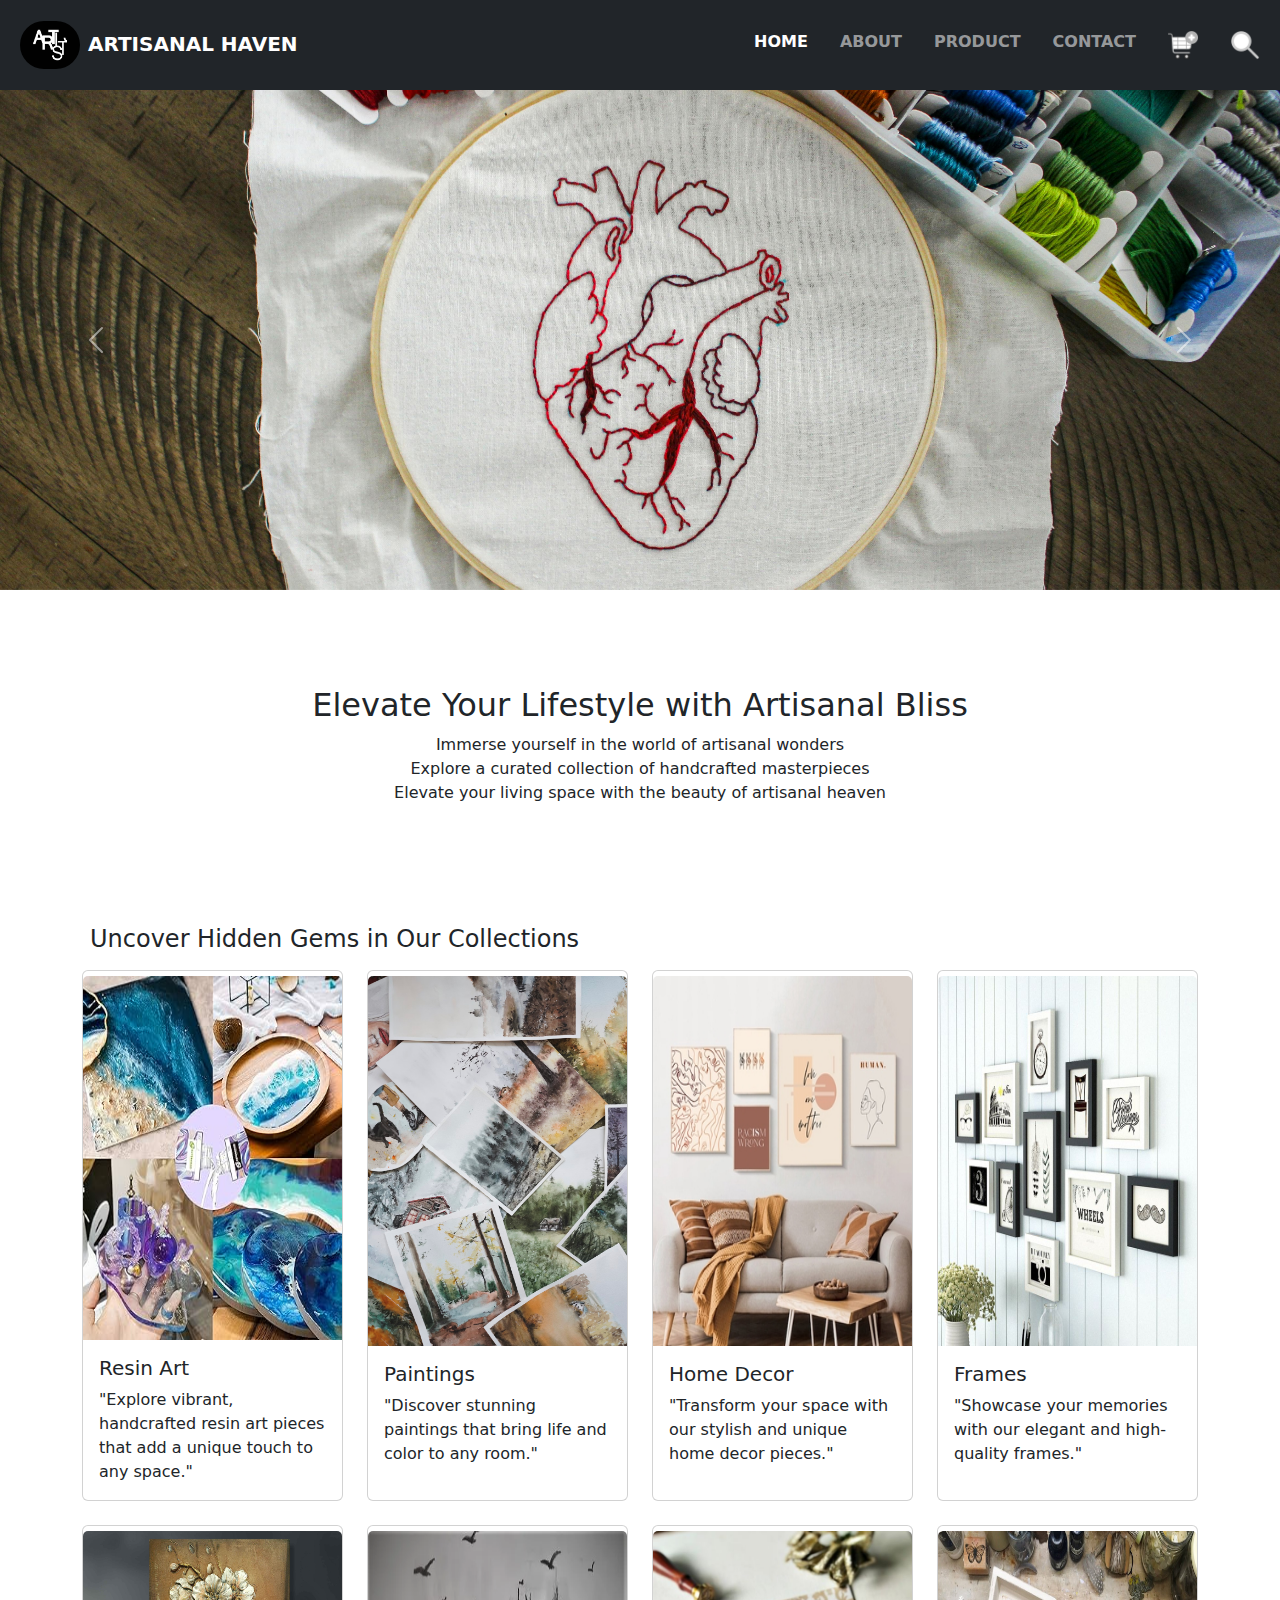
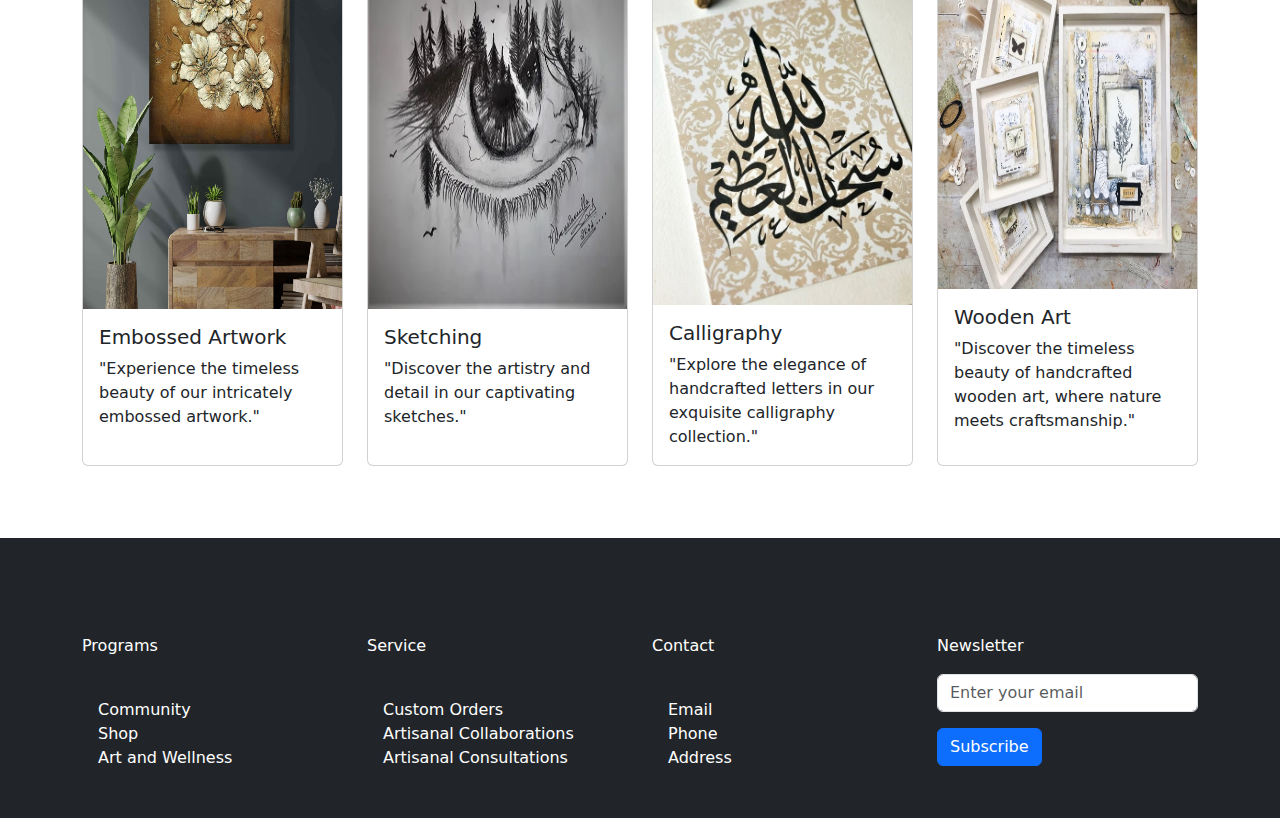
<file: index.html>
<!doctype html>
<html lang="en">

<head>
  <meta charset="utf-8">
  <meta name="viewport" content="width=device-width, initial-scale=1">
  <title>Artisanal haven</title>
  <link href="https://cdn.jsdelivr.net/npm/bootstrap@5.3.3/dist/css/bootstrap.min.css" rel="stylesheet"
    integrity="sha384-QWTKZyjpPEjISv5WaRU9OFeRpok6YctnYmDr5pNlyT2bRjXh0JMhjY6hW+ALEwIH" crossorigin="anonymous">
  <link rel="stylesheet" href="style.css">
  <style>
    .carousel-item img {
      height: 500px;
      object-fit: cover;
    }
  </style>
</head>

<body>
  <header>
    <nav class="navbar navbar-expand-lg navbar-dark bg-dark fw-bold">
      <div class="container-fluid">
        <a class="navbar-brand" href="#"><img src="assets/logo" alt="logo" width="60px" class="m-2 rounded-5">ARTISANAL
          HAVEN</a>
        <button class="navbar-toggler" type="button" data-bs-toggle="collapse" data-bs-target="#navbarNav"
          aria-controls="navbarNav" aria-expanded="false" aria-label="Toggle navigation">
          <span class="navbar-toggler-icon"></span>
        </button>
        <div class="collapse navbar-collapse" id="navbarNav">
          <ul class="navbar-nav ms-auto">
            <li class="nav-item">
              <a class="nav-link active" aria-current="page" href="#">HOME</a>
            </li>
            <li class="nav-item">
              <a class="nav-link" href="about.html" target="_blank">ABOUT</a>
            </li>
            <li class="nav-item">
              <a class="nav-link" href="product.html" target="_blank">PRODUCT</a>
            </li>
            <li class="nav-item">
              <a class="nav-link" href="contact.html" target="_blank">CONTACT</a>
            </li>
            <li class="nav-item">
              <a class="nav-link" href="#"><img src="assets/shopping-cart.png" alt="cart" width="30px"></a>
            </li>
            <li class="nav-item">
              <a class="nav-link" href="#"><img src="assets/search (1).png" alt="search" width="30px"></a>
            </li>
          </ul>
        </div>
      </div>
    </nav>
  </header>

  <div id="carouselExample" class="carousel slide" data-bs-ride="carousel">
    <div class="carousel-inner">
      <div class="carousel-item active">
        <img src="assets/carousel1.jpg" class="d-block w-100 img-fluid" alt="carousel image 1">
      </div>
      <div class="carousel-item">
        <img src="assets/carousel2.jpg" class="d-block w-100 img-fluid" alt="carousel image 2">
      </div>
      <div class="carousel-item">
        <img src="assets/carousel3.jpg" class="d-block w-100 img-fluid" alt="carousel image 3">
      </div>
    </div>
    <button class="carousel-control-prev" type="button" data-bs-target="#carouselExample" data-bs-slide="prev">
      <span class="carousel-control-prev-icon" aria-hidden="true"></span>
      <span class="visually-hidden">Previous</span>
    </button>
    <button class="carousel-control-next" type="button" data-bs-target="#carouselExample" data-bs-slide="next">
      <span class="carousel-control-next-icon" aria-hidden="true"></span>
      <span class="visually-hidden">Next</span>
    </button>
  </div>

  <div id="content" class="container my-5">
    <div class="container py-5">
      <h2 class="text-center">Elevate Your Lifestyle with Artisanal Bliss</h2>
      <p class="text-center">Immerse yourself in the world of artisanal wonders <br>
        Explore a curated collection of handcrafted masterpieces <br>
        Elevate your living space with the beauty of artisanal heaven</p>
    </div>

  </div>

  <div class="container my-5">
    <h4 class="p-2">Uncover Hidden Gems in Our Collections</h4>
    <div class="row">
      <div class="col-lg-3 col-md-6 col-sm-12 mb-4">
        <div class="card h-100">
          <img src="assets/resin all" class="card-img-top img-fluid" alt="resin art">
          <div class="card-body">
            <h5 class="card-title">Resin Art</h5>
            <p class="mb-0">"Explore vibrant, handcrafted resin art pieces that add a unique touch to any space."</p>
          </div>
        </div>
      </div>
      <div class="col-lg-3 col-md-6 col-sm-12 mb-4">
        <div class="card h-100">
          <img src="assets/paintings" class="card-img-top img-fluid" alt="paintings">
          <div class="card-body">
            <h5 class="card-title">Paintings</h5>
            <p class="mb-0">"Discover stunning paintings that bring life and color to any room."</p>
          </div>
        </div>
      </div>
      <div class="col-lg-3 col-md-6 col-sm-12 mb-4">
        <div class="card h-100">
        <img src="assets/home decor" class="card-img-top img-fluid" alt="home decor">
          <div class="card-body">
            <h5 class="card-title">Home Decor</h5>
            <p class="mb-0">"Transform your space with our stylish and unique home decor pieces."</p>
          </div>
        </div>
      </div>
      <div class="col-lg-3 col-md-6 col-sm-12 mb-4">
        <div class="card h-100">
          <img src="assets/frames" class="card-img-top img-fluid" alt="frames">
          <div class="card-body">
            <h5 class="card-title">Frames</h5>
            <p class="mb-0">"Showcase your memories with our elegant and high-quality frames."</p>
          </div>
        </div>
      </div>
      <div class="col-lg-3 col-md-6 col-sm-12 mb-4">
        <div class="card h-100">
          <img src="assets/embossed artwork" class="card-img-top img-fluid" alt="embossed artwork">
          <div class="card-body">
            <h5 class="card-title">Embossed Artwork</h5>
            <p class="mb-0">"Experience the timeless beauty of our intricately embossed artwork."</p>
          </div>
        </div>
      </div>
      <div class="col-lg-3 col-md-6 col-sm-12 mb-4">
        <div class="card h-100">
          <img src="assets/sketching" class="card-img-top img-fluid" alt="sketching">
          <div class="card-body">
            <h5 class="card-title">Sketching</h5>
            <p class="mb-0">"Discover the artistry and detail in our captivating sketches."</p>
          </div>
        </div>
      </div>
      <div class="col-lg-3 col-md-6 col-sm-12 mb-4">
        <div class="card h-100">
          <img src="assets/caligraphy" class="card-img-top img-fluid" alt="calligraphy">
          <div class="card-body">
            <h5 class="card-title">Calligraphy</h5>
            <p class="mb-0">"Explore the elegance of handcrafted letters in our exquisite calligraphy collection."</p>
          </div>
        </div>
      </div>
      <div class="col-lg-3 col-md-6 col-sm-12 mb-4">
        <div class="card h-100">
          <img src="assets/wooden art" class="card-img-top img-fluid" alt="wooden art">
          <div class="card-body">
            <h5 class="card-title">Wooden Art</h5>
            <p class="mb=0">"Discover the timeless beauty of handcrafted wooden art, where nature meets craftsmanship."
            </p>
          </div>
        </div>
      </div>
    </div>
  </div>
  <footer class="bg-dark p-5">
    <div class="container">
      <div class="row text-center">
        <div class="col-md-3 text-white text-start mt-5">
          <p>Programs</p>
          <ul class="list-unstyled">
            <li class="d-block">Community</li>
            <li class="d-block">Shop</li>
            <li class="d-block">Art and Wellness</li>
          </ul>
        </div>
        <div class="col-md-3 text-white text-start mt-5">
          <p>Service</p>
          <ul class="list-unstyled">
            <li class="d-block"> Custom Orders</li>
            <li class="d-block">Artisanal Collaborations</li>
            <li class="d-block"> Artisanal Consultations</li>
          </ul>
        </div>
        <div class="col-md-3 text-white text-start mt-5">
          <p>Contact</p>
          <ul class="list-unstyled">
            <li class="d-block">Email</li>
            <li class="d-block">Phone</li>
            <li class="d-block">Address</li>
          </ul>
        </div>
        <div class="col-md-3 text-white text-start mt-5">
          <p>Newsletter</p>
          <form>
            <div class="mb-3">
              <input type="email" class="form-control" placeholder="Enter your email">
            </div>
            <button type="submit" class="btn btn-primary">Subscribe</button>
          </form>
        </div>
      </div>
    </div>
  </footer>
  <script src="https://cdn.jsdelivr.net/npm/bootstrap@5.3.3/dist/js/bootstrap.bundle.min.js"
    integrity="sha384-YvpcrYf0tY3lHB60NNkmXc5s9fDVZLESaAA55NDzOxhy9GkcIdslK1eN7N6jIeHz"
    crossorigin="anonymous"></script>
</body>

</html>
</file>
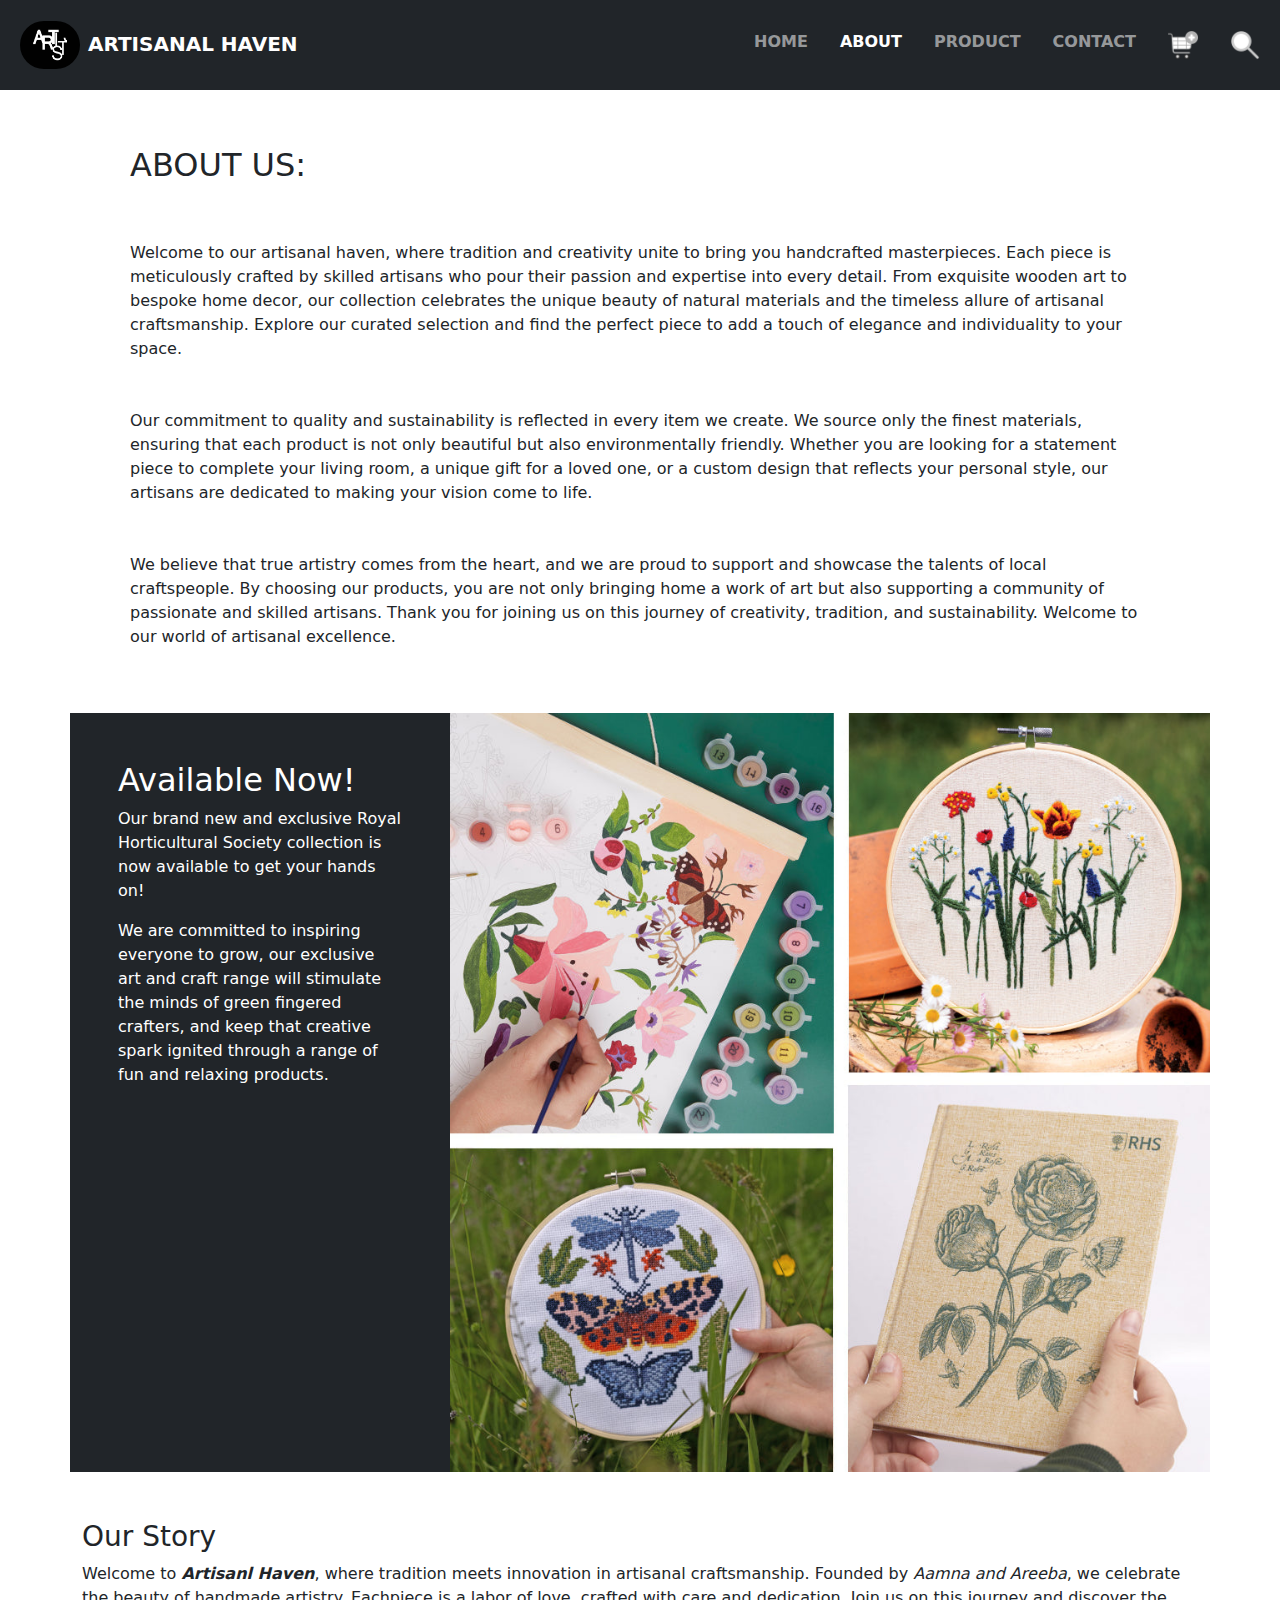
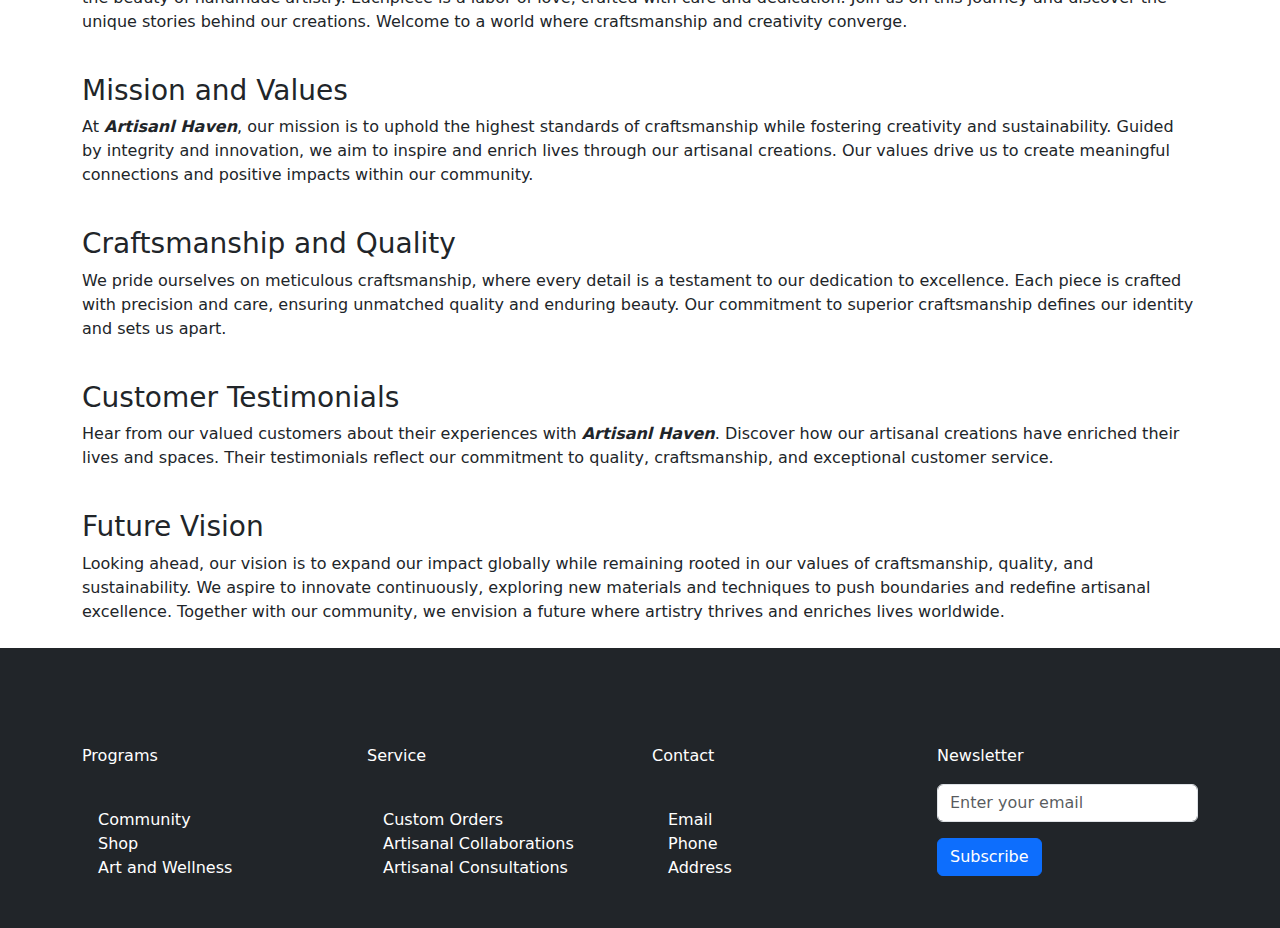
<file: about.html>
<!doctype html>
<html lang="en">

<head>
    <meta charset="utf-8">
    <meta name="viewport" content="width=device-width, initial-scale=1">
    <title>Artisanal haven-About</title>
    <link href="https://cdn.jsdelivr.net/npm/bootstrap@5.3.3/dist/css/bootstrap.min.css" rel="stylesheet"
        integrity="sha384-QWTKZyjpPEjISv5WaRU9OFeRpok6YctnYmDr5pNlyT2bRjXh0JMhjY6hW+ALEwIH" crossorigin="anonymous">
    <link rel="stylesheet" href="style.css">
</head>

<body>
    <header>
        <nav class="navbar navbar-expand-lg navbar-dark bg-dark fw-bold">
            <div class="container-fluid">
                <a class="navbar-brand" href="#"><img src="assets/logo" alt="logo" width="60px"
                        class="m-2 rounded-5">ARTISANAL
                    HAVEN</a>
                <button class="navbar-toggler" type="button" data-bs-toggle="collapse" data-bs-target="#navbarNav"
                    aria-controls="navbarNav" aria-expanded="false" aria-label="Toggle navigation">
                    <span class="navbar-toggler-icon"></span>
                </button>
                <div class="collapse navbar-collapse" id="navbarNav">
                    <ul class="navbar-nav ms-auto">
                        <li class="nav-item">
                            <a class="nav-link" href="index.html" target="_blank">HOME</a>
                        </li>
                        <li class="nav-item">
                            <a class="nav-link active" aria-current="page" href="#">ABOUT</a>
                        </li>
                        <li class="nav-item">
                            <a class="nav-link" href="product.html" target="_blank">PRODUCT</a>
                        </li>
                        <li class="nav-item">
                            <a class="nav-link" href="contact.html" target="_blank">CONTACT</a>
                        </li>
                        <li class="nav-item">
                            <a class="nav-link" href="#"><img src="assets/shopping-cart.png" alt="cart"
                                    width="30px"></a>
                        </li>
                        <li class="nav-item">
                            <a class="nav-link" href="#"><img src="assets/search (1).png" alt="search" width="30px"></a>
                        </li>
                    </ul>
                </div>
            </div>
        </nav>
    </header>

    <div id=content class="container-fluid my-2 ">
        <div class="container">
            <h2 class="p-5">ABOUT US:</h2>
            <p class="pb-2 px-5">Welcome to our artisanal haven, where tradition and creativity unite to bring you
                handcrafted
                masterpieces. Each piece is meticulously crafted by skilled artisans who pour their passion and
                expertise into every detail. From exquisite wooden art to bespoke home decor, our collection celebrates
                the unique beauty of natural materials and the timeless allure of artisanal craftsmanship. Explore our
                curated selection and find the perfect piece to add a touch of elegance and individuality to your space.
            </p>
            <br>
            <p class="pb-2 px-5"> Our commitment to quality and sustainability is reflected in every item we create. We
                source only the
                finest materials, ensuring that each product is not only beautiful but also environmentally friendly.
                Whether you are looking for a statement piece to complete your living room, a unique gift for a loved
                one, or a custom design that reflects your personal style, our artisans are dedicated to making your
                vision come to life.</p>
            <br>
            <p class="pb-5 px-5"> We believe that true artistry comes from the heart, and we are proud to support and
                showcase the talents
                of local craftspeople. By choosing our products, you are not only bringing home a work of art but also
                supporting a community of passionate and skilled artisans. Thank you for joining us on this journey of
                creativity, tradition, and sustainability. Welcome to our world of artisanal excellence.</p>

        </div>
    </div>
    <div class="container mb-4">
        <div class="row">
            <div class="col-lg-4 col-md-6 col-sm-12 p-0">

                <div class="bg-dark text-white h-100 w-100 p-5 ">
                    <h2>Available Now!</h2>
                    <p>
                        Our brand new and exclusive Royal Horticultural Society collection is now available to
                        get your hands on!

                    </p>
                    <p>We are committed to inspiring everyone to grow, our exclusive art and craft
                        range will
                        stimulate the minds of green fingered crafters, and keep that creative spark ignited
                        through a range of fun and relaxing products.</p>

                </div>

            </div>
            <div class="col-lg-8 col-md-6 col-sm-12 p-0">
                <img src="assets/About img.jpg" class="img-fluid  h-100" alt="">
            </div>
        </div>
    </div>

    <div class="container-fluid mb-4" id="content">
        <div class="container">
            <ul class="list-with-bullets">
                <li>
                    <h3>Our Story</h3>
                    <p>Welcome to <i><b>Artisanl Haven</b></i>, where tradition meets innovation in artisanal
                        craftsmanship.
                        Founded by <i>Aamna and Areeba</i>, we celebrate the beauty of handmade artistry.
                        Eachpiece is a labor of love, crafted with care and dedication. Join us on this journey and
                        discover the unique
                        stories behind our creations. Welcome to a world where craftsmanship and creativity converge.
                    </p>
                </li>
                <li>
                    <h3>Mission and Values</h3>
                    <p>At <i><b>Artisanl Haven</b></i>, our mission is to uphold the highest standards of craftsmanship
                        while
                        fostering creativity and sustainability. Guided by integrity and innovation, we aim to inspire
                        and enrich lives through our artisanal creations. Our values drive us to create meaningful
                        connections and positive impacts within our community.</p>
                </li>
                <li>
                    <h3>Craftsmanship and Quality</h3>
                    <p>We pride ourselves on meticulous craftsmanship, where every detail is a testament to our
                        dedication to excellence. Each piece is crafted with precision and care, ensuring unmatched
                        quality and enduring beauty. Our commitment to superior craftsmanship defines our identity and
                        sets us apart.</p>
                </li>
                <li>
                    <h3>Customer Testimonials</h3>
                    <p>Hear from our valued customers about their experiences with <i><b>Artisanl Haven</b></i>.
                        Discover how our
                        artisanal creations have enriched their lives and spaces. Their testimonials reflect our
                        commitment to quality, craftsmanship, and exceptional customer service.</p>
                </li>
                <li>
                    <h3>Future Vision</h3>
                    <p>Looking ahead, our vision is to expand our impact globally while remaining rooted in our values
                        of craftsmanship, quality, and sustainability. We aspire to innovate continuously, exploring new
                        materials and techniques to push boundaries and redefine artisanal excellence. Together with our
                        community, we envision a future where artistry thrives and enriches lives worldwide.</p>
                </li>
            </ul>
        </div>
    </div>

    <footer class="bg-dark p-5">
        <div class="container">
            <div class="row text-center">
                <div class="col-md-3 text-white text-start mt-5">
                    <p>Programs</p>
                    <ul class="list-unstyled">
                        <li class="d-block">Community</li>
                        <li class="d-block">Shop</li>
                        <li class="d-block">Art and Wellness</li>

                    </ul>
                </div>
                <div class="col-md-3 text-white text-start mt-5">
                    <p>Service</p>
                    <ul class="list-unstyled">
                        <li class="d-block"> Custom Orders</li>
                        <li class="d-block">Artisanal Collaborations</li>
                        <li class="d-block"> Artisanal Consultations</li>
                    </ul>
                </div>
                <div class="col-md-3 text-white text-start mt-5">
                    <p>Contact</p>
                    <ul class="list-unstyled">
                        <li class="d-block">Email</li>
                        <li class="d-block">Phone</li>
                        <li class="d-block">Address</li>
                    </ul>
                </div>
                <div class="col-md-3 text-white text-start mt-5">
                    <p>Newsletter</p>
                    <form>
                        <div class="mb-3">
                            <input type="email" class="form-control" placeholder="Enter your email">
                        </div>
                        <button type="submit" class="btn btn-primary">Subscribe</button>
                    </form>
                </div>
            </div>
        </div>
    </footer>

    <script src="https://cdn.jsdelivr.net/npm/bootstrap@5.3.3/dist/js/bootstrap.bundle.min.js"
        integrity="sha384-YvpcrYf0tY3lHB60NNkmXc5s9fDVZLESaAA55NDzOxhy9GkcIdslK1eN7N6jIeHz"
        crossorigin="anonymous"></script>
</body>

</html>
</file>
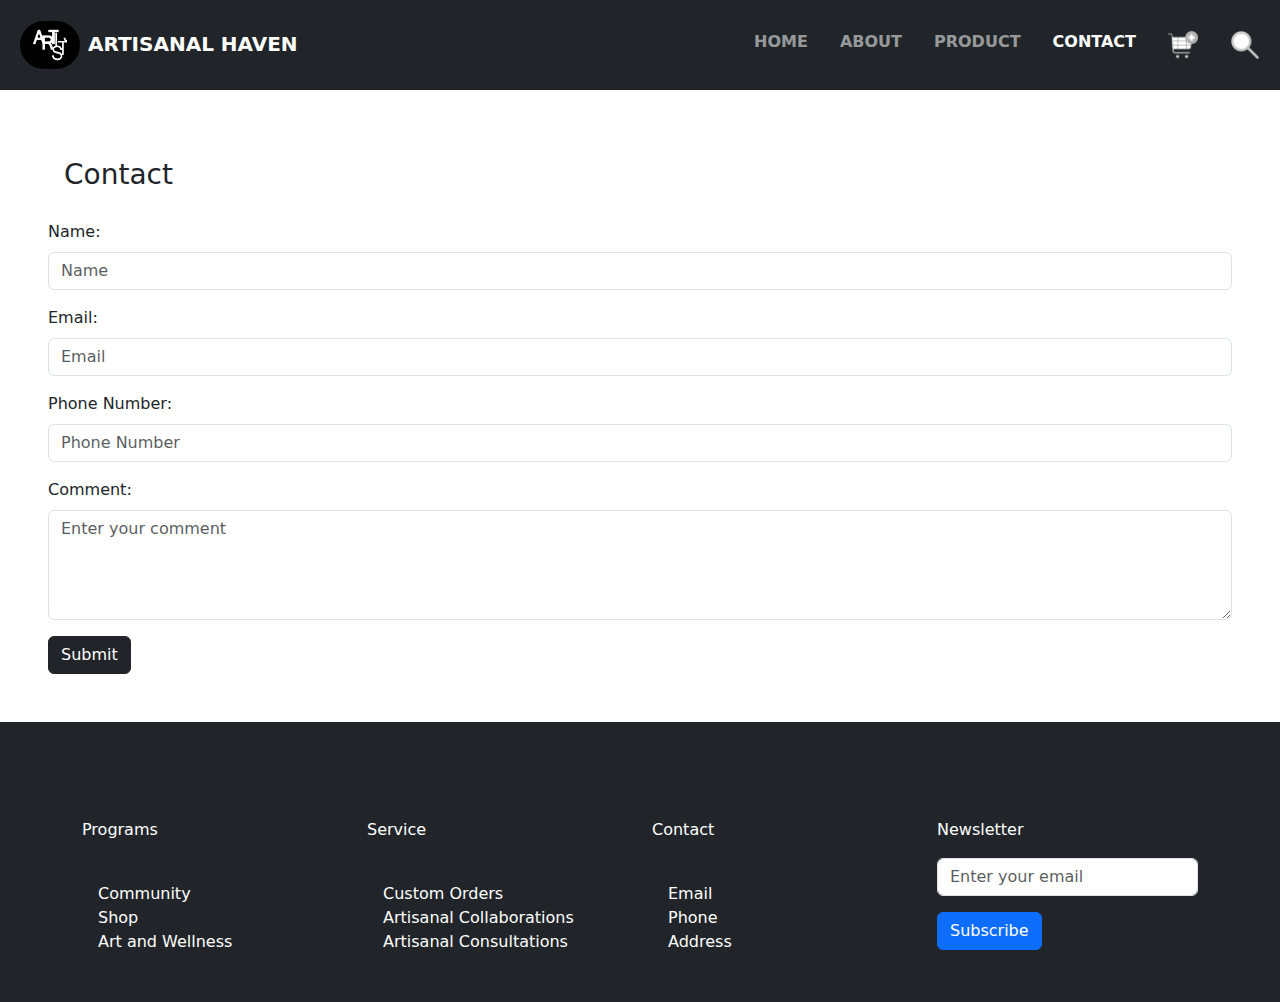
<file: contact.html>
<!doctype html>
<html lang="en">

<head>
    <meta charset="utf-8">
    <meta name="viewport" content="width=device-width, initial-scale=1">
    <title>Artisanal haven-Contact</title>
    <link href="https://cdn.jsdelivr.net/npm/bootstrap@5.3.3/dist/css/bootstrap.min.css" rel="stylesheet"
        integrity="sha384-QWTKZyjpPEjISv5WaRU9OFeRpok6YctnYmDr5pNlyT2bRjXh0JMhjY6hW+ALEwIH" crossorigin="anonymous">
    <link rel="stylesheet" href="style.css">
</head>

<body>
    <header>
        <nav class="navbar navbar-expand-lg navbar-dark bg-dark fw-bold">
            <div class="container-fluid">
                <a class="navbar-brand" href="#"><img src="assets/logo" alt="logo" width="60px"
                        class="m-2 rounded-5">ARTISANAL
                    HAVEN</a>
                <button class="navbar-toggler" type="button" data-bs-toggle="collapse" data-bs-target="#navbarNav"
                    aria-controls="navbarNav" aria-expanded="false" aria-label="Toggle navigation">
                    <span class="navbar-toggler-icon"></span>
                </button>
                <div class="collapse navbar-collapse" id="navbarNav">
                    <ul class="navbar-nav ms-auto">
                        <li class="nav-item">
                            <a class="nav-link" href="index.html" target="_blank">HOME</a>
                        </li>
                        <li class="nav-item">
                            <a class="nav-link" href="about.html" target="_blank">ABOUT</a>
                        </li>
                        <li class="nav-item">
                            <a class="nav-link" href="product.html" target="_blank">PRODUCT</a>
                        </li>
                        <li class="nav-item">
                            <a class="nav-link active" aria-current="page" href="#">CONTACT</a>
                        </li>
                        <li class="nav-item">
                            <a class="nav-link" href="#"><img src="assets/shopping-cart.png" alt="cart"
                                    width="30px"></a>
                        </li>
                        <li class="nav-item">
                            <a class="nav-link" href="#"><img src="assets/search (1).png" alt="search" width="30px"></a>
                        </li>
                    </ul>
                </div>
            </div>
        </nav>
    </header>
    <form>
        <fieldset class="p-5">
            <legend class="p-3 fs-3">Contact</legend>
            <div class="mb-3">
                <label for="exampleInputName" class="form-label">Name:</label>
                <input type="text" class="form-control" id="exampleInputName" name="name" placeholder="Name">
            </div>
            <div class="mb-3">
                <label for="exampleInputEmail" class="form-label">Email:</label>
                <input type="email" class="form-control" id="exampleInputEmail" name="email" placeholder="Email">
            </div>
            <div class="mb-3">
                <label for="exampleInputPhone" class="form-label">Phone Number:</label>
                <input type="tel" class="form-control" id="exampleInputPhone" name="phone" placeholder="Phone Number">
            </div>
            <div class="mb-3">
                <label for="exampleInputComment" class="form-label">Comment:</label>
                <textarea class="form-control" id="exampleInputComment" name="comment" placeholder="Enter your comment" rows="4"></textarea>
            </div>
            <button class="btn btn-dark">Submit</button>
        </fieldset>
    </form>
    <footer class="bg-dark p-5">
        <div class="container">
          <div class="row text-center">
            <div class="col-md-3 text-white text-start mt-5">
              <p>Programs</p>
              <ul class="list-unstyled">
                <li class="d-block">Community</li>
                <li class="d-block">Shop</li>
                <li class="d-block">Art and Wellness</li>
              </ul>
            </div>
            <div class="col-md-3 text-white text-start mt-5">
              <p>Service</p>
              <ul class="list-unstyled">
                <li class="d-block"> Custom Orders</li>
                <li class="d-block">Artisanal Collaborations</li>
                <li class="d-block"> Artisanal Consultations</li>
              </ul>
            </div>
            <div class="col-md-3 text-white text-start mt-5">
              <p>Contact</p>
              <ul class="list-unstyled">
                <li class="d-block">Email</li>
                <li class="d-block">Phone</li>
                <li class="d-block">Address</li>
              </ul>
            </div>
            <div class="col-md-3 text-white text-start mt-5">
              <p>Newsletter</p>
              <form>
                <div class="mb-3">
                  <input type="email" class="form-control" placeholder="Enter your email">
                </div>
                <button type="submit" class="btn btn-primary">Subscribe</button>
              </form>
            </div>
          </div>
        </div>
      </footer>
    
    <script src="https://cdn.jsdelivr.net/npm/bootstrap@5.3.3/dist/js/bootstrap.bundle.min.js"
        integrity="sha384-YvpcrYf0tY3lHB60NNkmXc5s9fDVZLESaAA55NDzOxhy9GkcIdslK1eN7N6jIeHz"
        crossorigin="anonymous"></script>
</body>

</html>
</file>
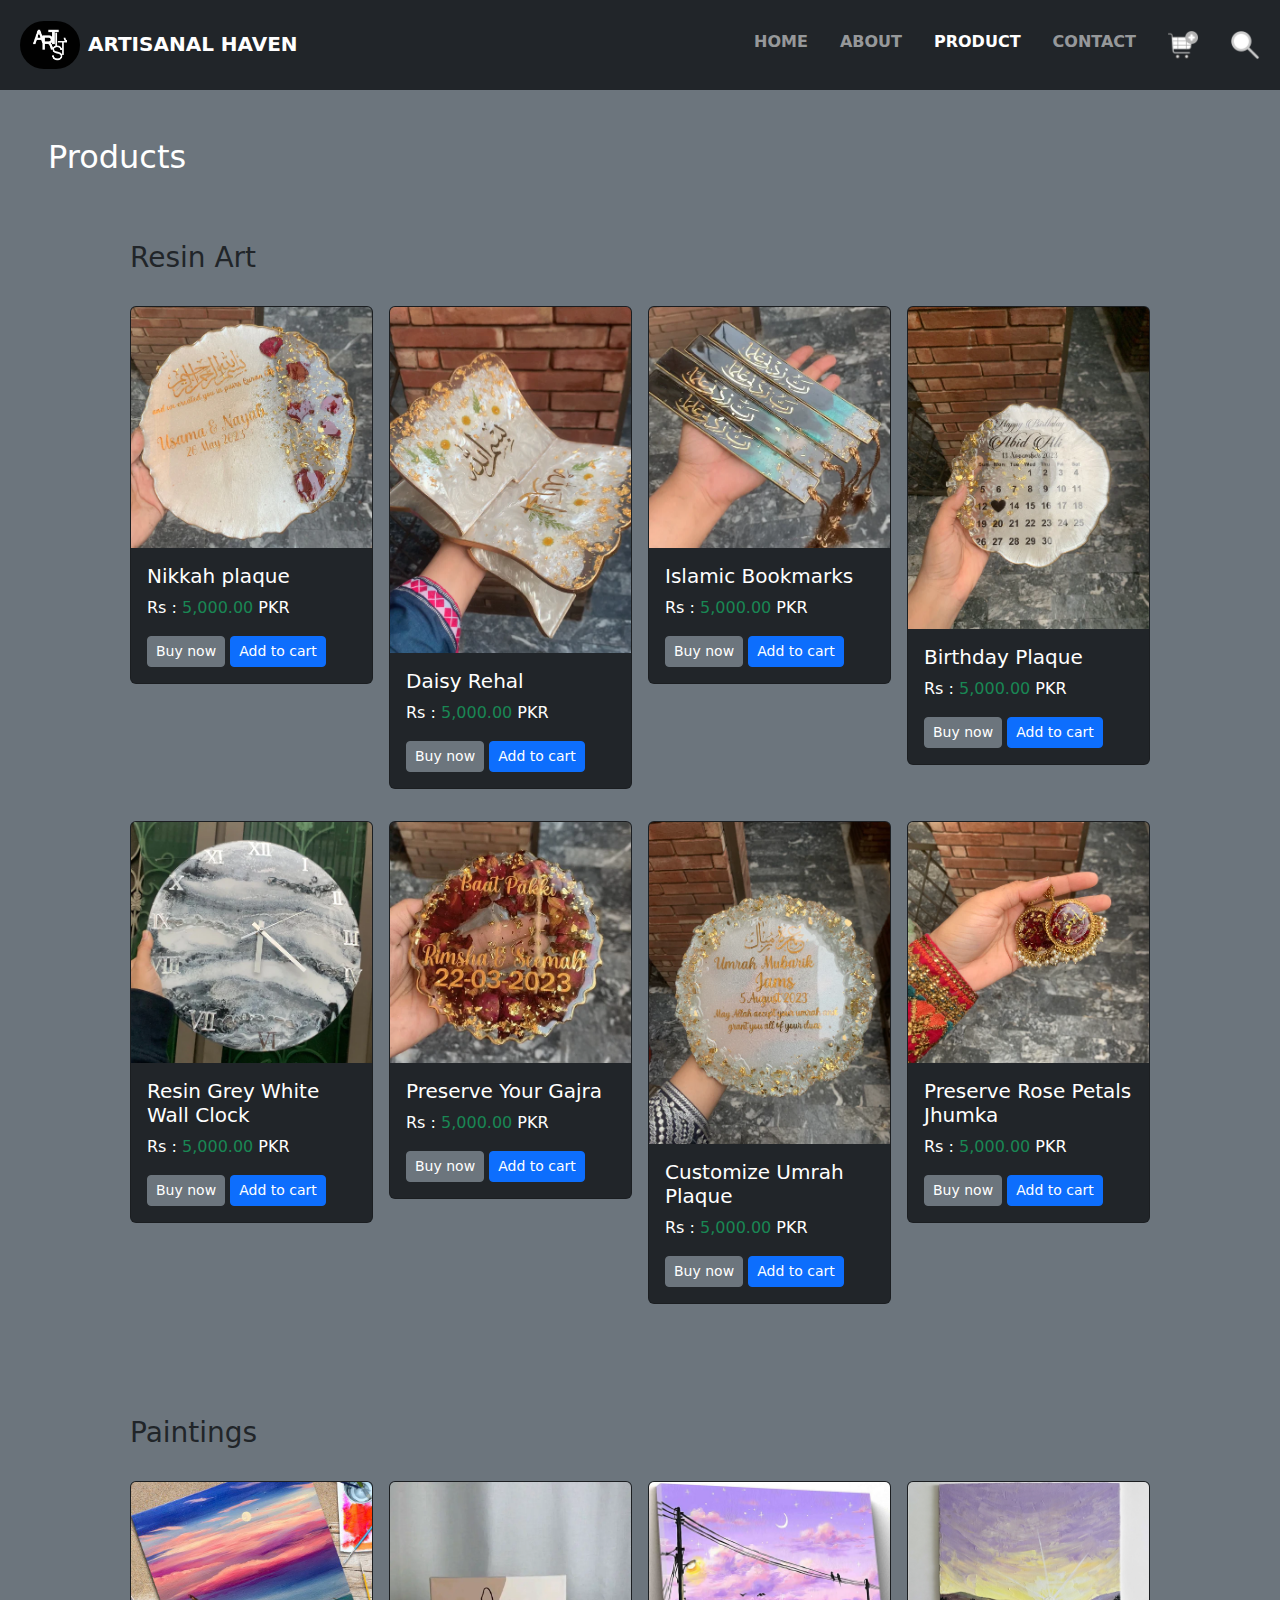
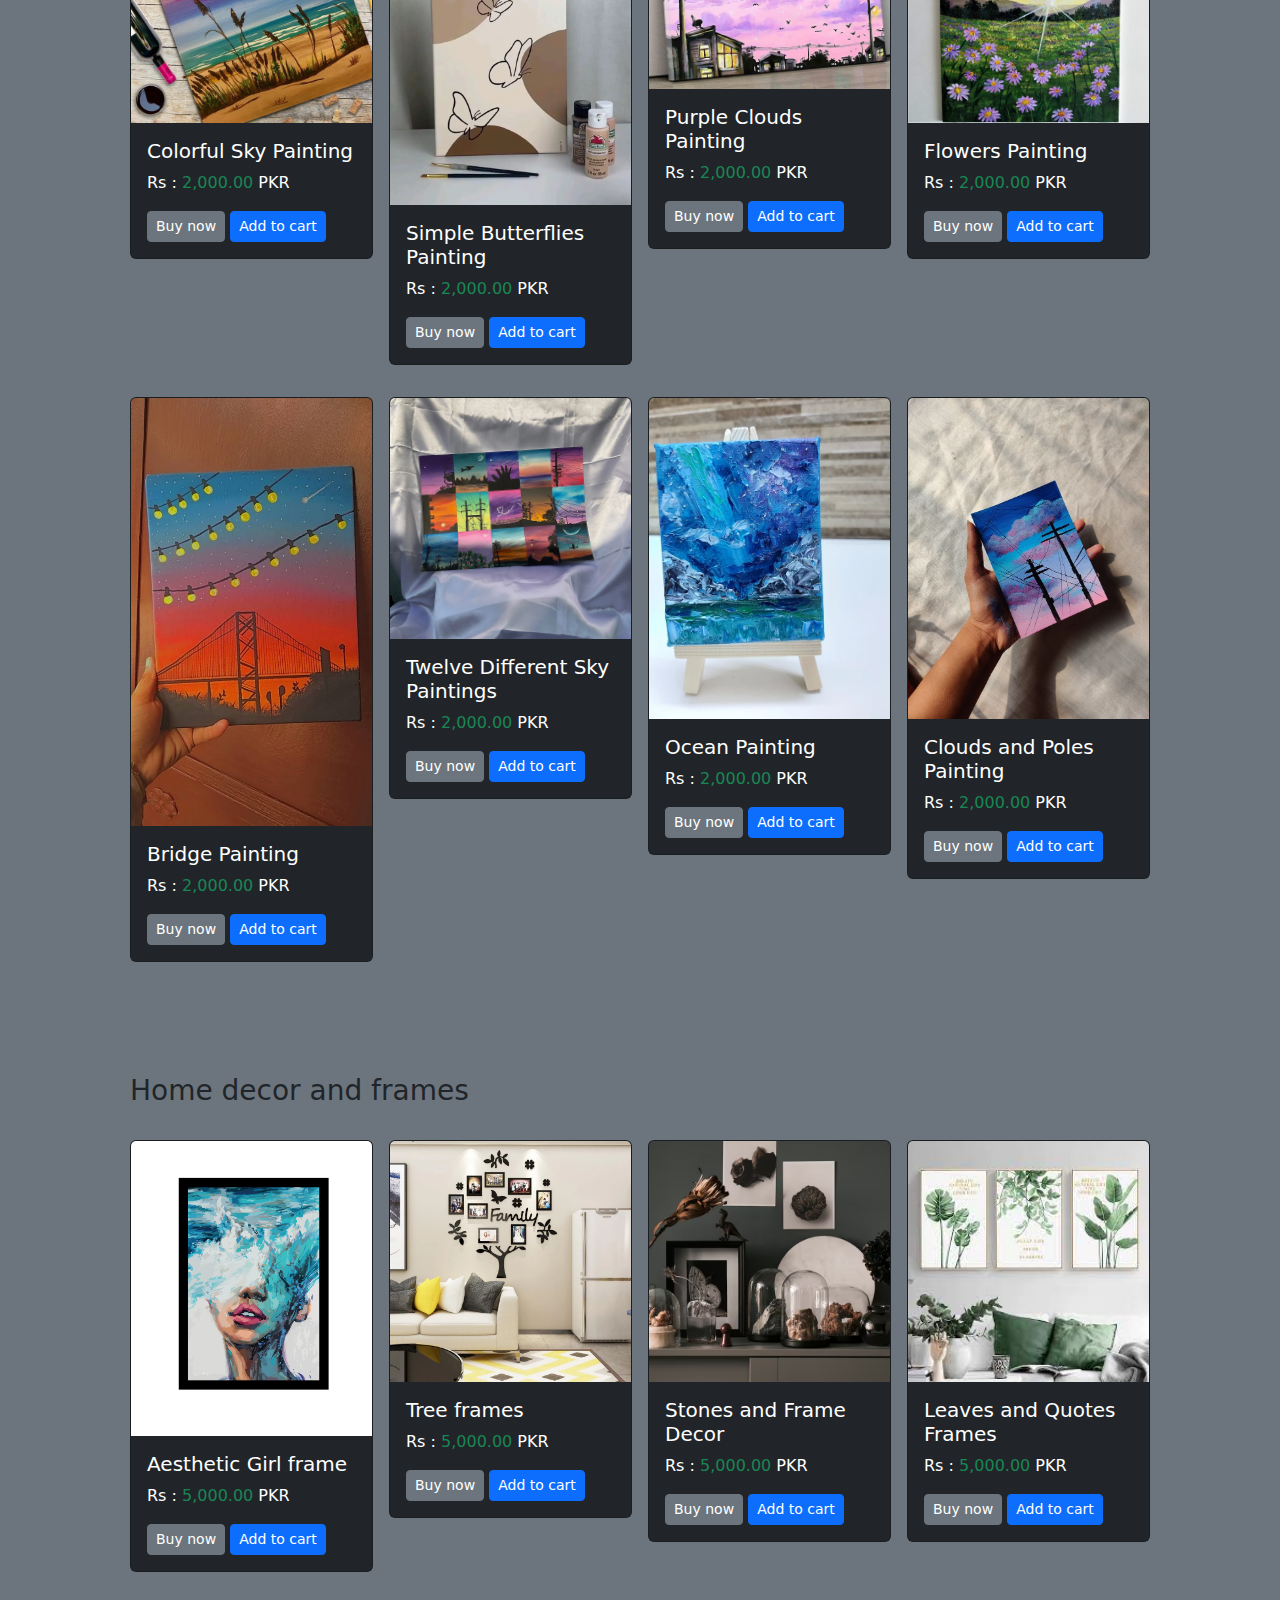
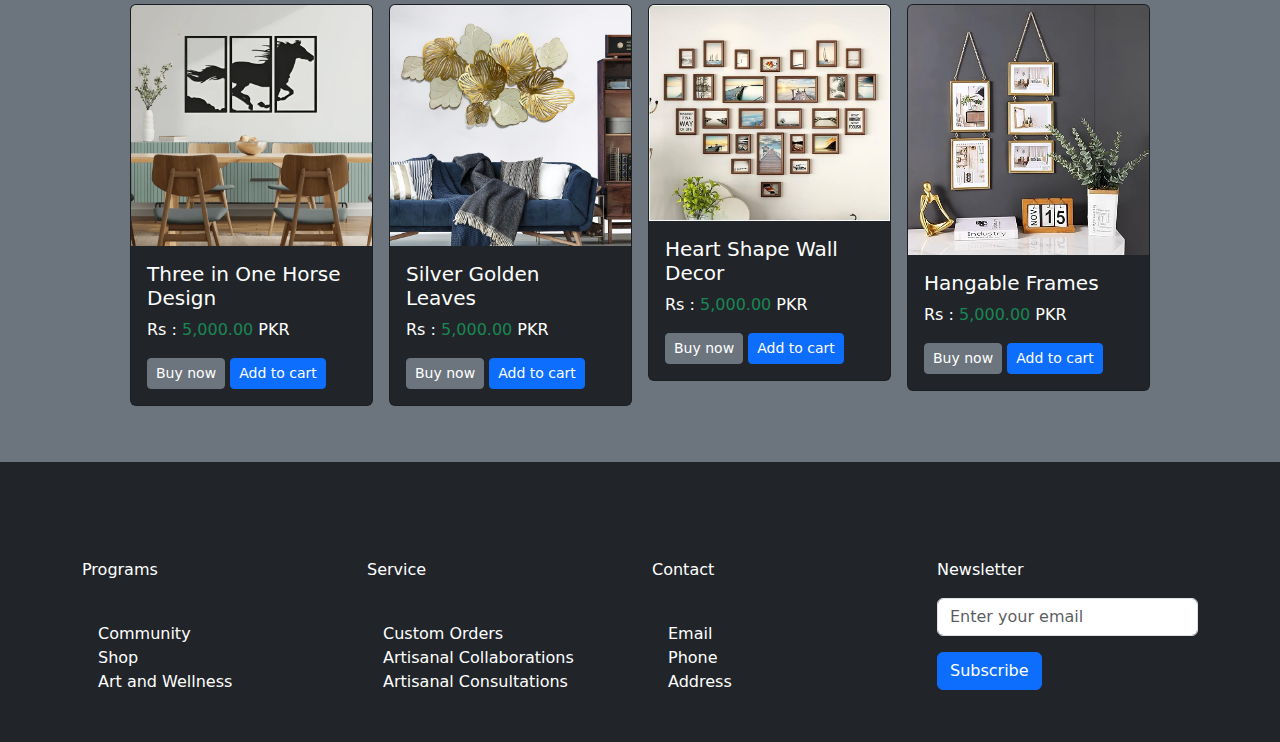
<file: product.html>
<!doctype html>
<html lang="en">

<head>
    <meta charset="utf-8">
    <meta name="viewport" content="width=device-width, initial-scale=1">
    <title>Artisanal haven-Product</title>
    <link href="https://cdn.jsdelivr.net/npm/bootstrap@5.3.3/dist/css/bootstrap.min.css" rel="stylesheet"
        integrity="sha384-QWTKZyjpPEjISv5WaRU9OFeRpok6YctnYmDr5pNlyT2bRjXh0JMhjY6hW+ALEwIH" crossorigin="anonymous">
    <link rel="stylesheet" href="style.css">
</head>

<body class="bg-secondary">
    <header>
        <nav class="navbar navbar-expand-lg navbar-dark bg-dark fw-bold">
            <div class="container-fluid">
                <a class="navbar-brand" href="#"><img src="assets/logo" alt="logo" width="60px"
                        class="m-2 rounded-5">ARTISANAL
                    HAVEN</a>
                <button class="navbar-toggler" type="button" data-bs-toggle="collapse" data-bs-target="#navbarNav"
                    aria-controls="navbarNav" aria-expanded="false" aria-label="Toggle navigation">
                    <span class="navbar-toggler-icon"></span>
                </button>
                <div class="collapse navbar-collapse" id="navbarNav">
                    <ul class="navbar-nav ms-auto">
                        <li class="nav-item">
                            <a class="nav-link" href="index.html" target="_blank">HOME</a>
                        </li>
                        <li class="nav-item">
                            <a class="nav-link" href="about.html" target="_blank">ABOUT</a>
                        </li>
                        <li class="nav-item">
                            <a class="nav-link active" aria-current="page" href="#">PRODUCT</a>
                        </li>
                        <li class="nav-item">
                            <a class="nav-link" href="contact.html" target="_blank">CONTACT</a>
                        </li>
                        <li class="nav-item">
                            <a class="nav-link" href="#"><img src="assets/shopping-cart.png" alt="cart"
                                    width="30px"></a>
                        </li>
                        <li class="nav-item">
                            <a class="nav-link" href="#"><img src="assets/search (1).png" alt="search" width="30px"></a>
                        </li>
                    </ul>
                </div>
            </div>
        </nav>
    </header>

    <h2 class="px-5 mt-5 text-white">Products</h2>
    <div class="container py-3 px-5 mb-4">
        
        <div class="row g-3 my-3 mx-1">
            <h3 class="py-2">Resin Art</h3>
            <div class="col-lg-3 col-md-6 col-sm-6">
                <div class="card bg-dark text-white">
                    <img src="assets/nikkah pallete" class="card-img-top mt-0" alt="...">
                    <div class="card-body">
                        <h5 class="card-title">Nikkah plaque</h5>
                        <p >Rs : <span class="text-success">5,000.00</span> PKR</p>
                        <div class="d-grid gap-2 d-lg-inline">
                        <button class="btn btn-secondary btn-sm">Buy now</button>
                        <button class="btn btn-primary btn-sm">Add to cart</button>
                    </div>
                    </div>
                </div>
            </div>
            <div class="col-lg-3 col-md-6 col-sm-6">
                <div class="card bg-dark text-white">
                    <img src="assets/rehal" class="card-img-top  mt-0" alt="...">
                    <div class="card-body">
                        <h5 class="card-title">Daisy Rehal</h5>
                        <p >Rs : <span class="text-success">5,000.00</span> PKR</p>
                        <div class="d-grid gap-2 d-lg-inline">
                        <button class="btn btn-secondary btn-sm">Buy now</button>
                        <button class="btn btn-primary btn-sm">Add to cart</button>
                    </div>
                    </div>
                </div>
            </div>
            <div class="col-lg-3 col-md-6 col-sm-6">
                <div class="card bg-dark text-white">
                    <img src="assets/resin-bookmrks" class="card-img-top mt-0" alt="...">
                    <div class="card-body">
                        <h5 class="card-title">Islamic Bookmarks </h5>
                        <p >Rs : <span class="text-success">5,000.00</span> PKR</p>
                        <div class="d-grid gap-2 d-lg-inline">
                        <button class="btn btn-secondary btn-sm">Buy now</button>
                        <button class="btn btn-primary btn-sm">Add to cart</button>
                    </div>
                    </div>
                </div>
            </div>
            <div class="col-lg-3 col-md-6">
                <div class="card bg-dark text-white">
                    <img src="assets/resin-birthday" class="card-img-top  mt-0" alt="...">
                    <div class="card-body">
                        <h5 class="card-title">Birthday Plaque</h5>
                        <p >Rs : <span class="text-success">5,000.00</span> PKR</p>
                        <div class="d-grid gap-2 d-lg-inline">
                        <button class="btn btn-secondary btn-sm">Buy now</button>
                        <button class="btn btn-primary btn-sm">Add to cart</button>
                    </div>
                    </div>
                </div>
            </div>
        </div>
        <div class="row g-3 my-3 mx-1">
            <div class="col-lg-3 col-md-6">
                <div class="card bg-dark text-white">
                    <img src="assets/resin-clock" class="card-img-top mt-0" alt="...">
                    <div class="card-body">
                        <h5 class="card-title">Resin Grey White Wall Clock</h5>
                        <p >Rs : <span class="text-success">5,000.00</span> PKR</p>
                        <div class="d-grid gap-2 d-lg-inline">
                        <button class="btn btn-secondary btn-sm">Buy now</button>
                        <button class="btn btn-primary btn-sm">Add to cart</button>
                    </div>
                    </div>
                </div>
            </div>
            <div class="col-lg-3 col-md-6">
                <div class="card bg-dark text-white">
                    <img src="assets/resin-gajra" class="card-img-top mt-0" alt="...">
                    <div class="card-body">
                        <h5 class="card-title">Preserve Your Gajra</h5>
                        <p >Rs : <span class="text-success">5,000.00</span> PKR</p>
                        <div class="d-grid gap-2 d-lg-inline">
                        <button class="btn btn-secondary btn-sm">Buy now</button>
                        <button class="btn btn-primary btn-sm">Add to cart</button>
                    </div>
                    </div>
                </div>
            </div>
            <div class="col-lg-3 col-md-6">
                <div class="card bg-dark text-white">
                    <img src="assets/resin-umrah" class="card-img-top  mt-0" alt="...">
                    <div class="card-body">
                        <h5 class="card-title">Customize Umrah Plaque</h5>
                        <p >Rs : <span class="text-success">5,000.00</span> PKR</p>
                        <div class="d-grid gap-2 d-lg-inline">
                        <button class="btn btn-secondary btn-sm">Buy now</button>
                        <button class="btn btn-primary btn-sm">Add to cart</button>
                    </div>
                    </div>
                </div>
            </div>
            <div class="col-lg-3 col-md-6">
                <div class="card bg-dark text-white">
                    <img src="assets/resin-jhumka" class="card-img-top mt-0" alt="...">
                    <div class="card-body">
                        <h5 class="card-title">Preserve Rose Petals Jhumka</h5>
                        <p >Rs : <span class="text-success">5,000.00</span> PKR</p>
                        <div class="d-grid gap-2 d-lg-inline">
                        <button class="btn btn-secondary btn-sm">Buy now</button>
                        <button class="btn btn-primary btn-sm">Add to cart</button>
                    </div>
                    </div>
                </div>
            </div>
        </div>
    </div>
    <div class="container py-3 px-5 mb-4 ">
        <div class="row g-3 my-3 mx-1">
            <h3 class="py-2">Paintings</h3>
            <div class="col-lg-3 col-md-6 col-sm-6">
                <div class="card bg-dark text-white">
                    <img src="assets/paint-beach" class="card-img-top mt-0" alt="...">
                    <div class="card-body">
                        <h5 class="card-title">Colorful Sky Painting</h5>
                        <p >Rs : <span class="text-success">2,000.00</span> PKR</p>
                        <div class="d-grid gap-2 d-lg-inline">
                        <button class="btn btn-secondary btn-sm">Buy now</button>
                        <button class="btn btn-primary btn-sm">Add to cart</button>
                    </div>
                    </div>
                </div>
            </div>
            <div class="col-lg-3 col-md-6 col-sm-6">
                <div class="card bg-dark text-white">
                    <img src="assets/paint-butterfly" class="card-img-top mt-0" alt="...">
                    <div class="card-body">
                        <h5 class="card-title">Simple Butterflies Painting</h5>
                        <p >Rs : <span class="text-success">2,000.00</span> PKR</p>
                        <div class="d-grid gap-2 d-lg-inline">
                        <button class="btn btn-secondary btn-sm">Buy now</button>
                        <button class="btn btn-primary btn-sm">Add to cart</button>
                    </div>
                    </div>
                </div>
            </div>
            <div class="col-lg-3 col-md-6 col-sm-6">
                <div class="card bg-dark text-white">
                    <img src="assets/paint-clouds" class="card-img-top mt-0" alt="...">
                    <div class="card-body">
                        <h5 class="card-title">Purple Clouds Painting</h5>
                       <p >Rs : <span class="text-success">2,000.00</span> PKR</p>
                        <div class="d-grid gap-2 d-lg-inline">
                            <button class="btn btn-secondary btn-sm">Buy now</button>
                            <button class="btn btn-primary btn-sm">Add to cart</button>
                        </div>
                    </div>
                </div>
            </div>
            <div class="col-lg-3 col-md-6">
                <div class="card bg-dark text-white">
                    <img src="assets/paint-flowers" class="card-img-top mt-0" alt="...">
                    <div class="card-body">
                        <h5 class="card-title">Flowers Painting</h5>
                        <p >Rs : <span class="text-success">2,000.00</span> PKR</p>
                        <div class="d-grid gap-2 d-lg-inline">
                        <button class="btn btn-secondary btn-sm">Buy now</button>
                        <button class="btn btn-primary btn-sm">Add to cart</button>
                    </div>
                    </div>
                </div>
            </div>
        </div>
        <div class="row g-3 my-3 mx-1">
            <div class="col-lg-3 col-md-6">
                <div class="card  bg-dark text-white">
                    <img src="assets/paint-lights" class="card-img-top mt-0" alt="...">
                    <div class="card-body">
                        <h5 class="card-title">Bridge Painting</h5>
                        <p >Rs : <span class="text-success">2,000.00</span> PKR</p>
                        <div class="d-grid gap-2 d-lg-inline">
                        <button class="btn btn-secondary btn-sm">Buy now</button>
                        <button class="btn btn-primary btn-sm">Add to cart</button>
                    </div>
                    </div>
                </div>
            </div>
            <div class="col-lg-3 col-md-6">
                <div class="card  bg-dark text-white">
                    <img src="assets/paint-mix" class="card-img-top mt-0" alt="...">
                    <div class="card-body">
                        <h5 class="card-title">Twelve Different Sky Paintings</h5>
                        <p >Rs : <span class="text-success">2,000.00</span> PKR</p>
                        <div class="d-grid gap-2 d-lg-inline">
                        <button class="btn btn-secondary btn-sm">Buy now</button>
                        <button class="btn btn-primary btn-sm">Add to cart</button>
                    </div>
                    </div>
                </div>
            </div>
            <div class="col-lg-3 col-md-6">
                <div class="card bg-dark text-white">
                    <img src="assets/paint-ocean" class="card-img-top mt-0" alt="...">
                    <div class="card-body">
                        <h5 class="card-title">Ocean Painting</h5>
                        <p >Rs : <span class="text-success">2,000.00</span> PKR</p>
                        <div class="d-grid gap-2 d-lg-inline">
                        <button class="btn btn-secondary btn-sm">Buy now</button>
                        <button class="btn btn-primary btn-sm">Add to cart</button>
                    </div>
                    </div>
                </div>
            </div>
            <div class="col-lg-3 col-md-6">
                <div class="card bg-dark text-white">
                    <img src="assets/paint-pole" class="card-img-top mt-0" alt="...">
                    <div class="card-body">
                        <h5 class="card-title">Clouds and Poles Painting</h5>
                        <p >Rs : <span class="text-success">2,000.00</span> PKR</p>
                        <div class="d-grid gap-2 d-lg-inline">
                        <button class="btn btn-secondary btn-sm">Buy now</button>
                        <button class="btn btn-primary btn-sm">Add to cart</button>
                    </div>
                    </div>
                </div>
            </div>
        </div>
    </div>
    <div class="container py-3 px-5 mb-4 ">
        
        <div class="row g-3 my-3 mx-1">
            <h3 class="py-2">Home decor and frames</h3>
            <div class="col-lg-3 col-md-6 col-sm-6">
                <div class="card  bg-dark text-white">
                    <img src="assets/painting-girl" class="card-img-top mt-0" alt="...">
                    <div class="card-body">
                        <h5 class="card-title">Aesthetic Girl frame</h5>
                        <p >Rs : <span class="text-success">5,000.00</span> PKR</p>
                        <div class="d-grid gap-2 d-lg-inline">
                        <button class="btn btn-secondary btn-sm">Buy now</button>
                        <button class="btn btn-primary btn-sm">Add to cart</button>
                    </div>
                    </div>
                </div>
            </div>
            <div class="col-lg-3 col-md-6 col-sm-6">
                <div class="card bg-dark text-white">
                    <img src="assets/decor-family" class="card-img-top mt-0" alt="...">
                    <div class="card-body">
                        <h5 class="card-title">Tree frames</h5>
                        <p >Rs : <span class="text-success">5,000.00</span> PKR</p>
                        <div class="d-grid gap-2 d-lg-inline">
                        <button class="btn btn-secondary btn-sm">Buy now</button>
                        <button class="btn btn-primary btn-sm">Add to cart</button>
                    </div>
                    </div>
                </div>
            </div>
            <div class="col-lg-3 col-md-6 col-sm-6">
                <div class="card bg-dark text-white">
                    <img src="assets/decor-stones" class="card-img-top mt-0" alt="...">
                    <div class="card-body">
                        <h5 class="card-title">Stones and Frame Decor</h5>
                        <p >Rs : <span class="text-success">5,000.00</span> PKR</p>
                        <div class="d-grid gap-2 d-lg-inline">
                        <button class="btn btn-secondary btn-sm">Buy now</button>
                        <button class="btn btn-primary btn-sm">Add to cart</button>
                    </div>
                    </div>
                </div>
            </div>
            <div class="col-lg-3 col-md-6">
                <div class="card bg-dark text-white">
                    <img src="assets/frames-leaves" class="card-img-top mt-0" alt="...">
                    <div class="card-body">
                        <h5 class="card-title">Leaves and Quotes Frames</h5>
                        <p >Rs : <span class="text-success">5,000.00</span> PKR</p>
                        <div class="d-grid gap-2 d-lg-inline">
                        <button class="btn btn-secondary btn-sm">Buy now</button>
                        <button class="btn btn-primary btn-sm">Add to cart</button>
                    </div>
                    </div>
                </div>
            </div>
        </div>
        <div class="row g-3 my-3 mx-1">
            <div class="col-lg-3 col-md-6">
                <div class="card bg-dark text-white ">
                    <img src="assets/frames-horse" class="card-img-top mt-0" alt="...">
                    <div class="card-body">
                        <h5 class="card-title">Three in One Horse Design</h5>
                        <p >Rs : <span class="text-success">5,000.00</span> PKR</p>
                        <div class="d-grid gap-2 d-lg-inline">
                        <button class="btn btn-secondary btn-sm">Buy now</button>
                        <button class="btn btn-primary btn-sm">Add to cart</button>
                    </div>
                    </div>
                </div>
            </div>
            <div class="col-lg-3 col-md-6">
                <div class="card bg-dark text-white">
                    <img src="assets/decor-room" class="card-img-top mt-0" alt="...">
                    <div class="card-body">
                        <h5 class="card-title">Silver Golden Leaves</h5>
                        <p >Rs : <span class="text-success">5,000.00</span> PKR</p>
                        <div class="d-grid gap-2 d-lg-inline">
                        <button class="btn btn-secondary btn-sm">Buy now</button>
                        <button class="btn btn-primary btn-sm">Add to cart</button>
                    </div>
                    </div>
                </div>
            </div>
            <div class="col-lg-3 col-md-6">
                <div class="card bg-dark text-white">
                    <img src="assets/decor-heart" class="card-img-top mt-0" alt="...">
                    <div class="card-body">
                        <h5 class="card-title">Heart Shape Wall Decor</h5>
                        <p >Rs : <span class="text-success">5,000.00</span> PKR</p>
                        <div class="d-grid gap-2 d-lg-inline">
                        <button class="btn btn-secondary btn-sm">Buy now</button>
                        <button class="btn btn-primary btn-sm">Add to cart</button>
                    </div>
                    </div>
                </div>
            </div>
            <div class="col-lg-3 col-md-6">
                <div class="card bg-dark text-white">
                    <img src="assets/frame-hang" class="card-img-top mt-0" alt="...">
                    <div class="card-body">
                        <h5 class="card-title">Hangable Frames</h5>
                        <p >Rs : <span class="text-success">5,000.00</span> PKR</p>
                        <div class="d-grid gap-2 d-lg-inline">
                        <button class="btn btn-secondary btn-sm">Buy now</button>
                        <button class="btn btn-primary btn-sm">Add to cart</button>
                    </div>
                    </div>
                </div>
            </div>
        </div>
    </div>

    <!-- <div class="container py-3 px-5 mb-4 ">
        
        <div class="row g-3 my-3 mx-1">
            <h3 class="py-2">Embosed Artwork</h3>
            <div class="col-lg-3 col-md-6 col-sm-6">
                <div class="card  bg-dark text-white">
                    <img src="assets/painting-girl" class="card-img-top mt-0" alt="...">
                    <div class="card-body">
                        <h5 class="card-title">Card title</h5>
                        <p >Rs : <span class="text-success">5,000.00</span> PKR</p>
                        <div class="d-grid gap-2 d-lg-inline">
                        <button class="btn btn-secondary btn-sm">Buy now</button>
                        <button class="btn btn-primary btn-sm">Add to cart</button>
                    </div>
                    </div>
                </div>
            </div>
            <div class="col-lg-3 col-md-6 col-sm-6">
                <div class="card bg-dark text-white">
                    <img src="assets/decor-family" class="card-img-top mt-0" alt="...">
                    <div class="card-body">
                        <h5 class="card-title">Card title</h5>
                        <p >Rs : <span class="text-success">5,000.00</span> PKR</p>
                        <div class="d-grid gap-2 d-lg-inline">
                        <button class="btn btn-secondary btn-sm">Buy now</button>
                        <button class="btn btn-primary btn-sm">Add to cart</button>
                    </div>
                    </div>
                </div>
            </div>
            <div class="col-lg-3 col-md-6 col-sm-6">
                <div class="card bg-dark text-white">
                    <img src="assets/decor-stones" class="card-img-top mt-0" alt="...">
                    <div class="card-body">
                        <h5 class="card-title">Card title</h5>
                        <p >Rs : <span class="text-success">5,000.00</span> PKR</p>
                        <div class="d-grid gap-2 d-lg-inline">
                        <button class="btn btn-secondary btn-sm">Buy now</button>
                        <button class="btn btn-primary btn-sm">Add to cart</button>
                    </div>
                    </div>
                </div>
            </div>
            <div class="col-lg-3 col-md-6">
                <div class="card bg-dark text-white">
                    <img src="assets/frames-leaves" class="card-img-top mt-0" alt="...">
                    <div class="card-body">
                        <h5 class="card-title">Card title</h5>
                        <p >Rs : <span class="text-success">5,000.00</span> PKR</p>
                        <div class="d-grid gap-2 d-lg-inline">
                        <button class="btn btn-secondary btn-sm">Buy now</button>
                        <button class="btn btn-primary btn-sm">Add to cart</button>
                    </div>
                    </div>
                </div>
            </div>
        </div>
        <div class="row g-3 my-3 mx-1">
            <div class="col-lg-3 col-md-6">
                <div class="card bg-dark text-white ">
                    <img src="assets/frames-horse" class="card-img-top mt-0" alt="...">
                    <div class="card-body">
                        <h5 class="card-title">Card title</h5>
                        <p >Rs : <span class="text-success">5,000.00</span> PKR</p>
                        <div class="d-grid gap-2 d-lg-inline">
                        <button class="btn btn-secondary btn-sm">Buy now</button>
                        <button class="btn btn-primary btn-sm">Add to cart</button>
                    </div>
                    </div>
                </div>
            </div>
            <div class="col-lg-3 col-md-6">
                <div class="card bg-dark text-white">
                    <img src="assets/decor-room" class="card-img-top mt-0" alt="...">
                    <div class="card-body">
                        <h5 class="card-title">Card title</h5>
                        <p >Rs : <span class="text-success">5,000.00</span> PKR</p>
                        <div class="d-grid gap-2 d-lg-inline">
                        <button class="btn btn-secondary btn-sm">Buy now</button>
                        <button class="btn btn-primary btn-sm">Add to cart</button>
                    </div>
                    </div>
                </div>
            </div>
            <div class="col-lg-3 col-md-6">
                <div class="card bg-dark text-white">
                    <img src="assets/decor-heart" class="card-img-top mt-0" alt="...">
                    <div class="card-body">
                        <h5 class="card-title">Card title</h5>
                        <p >Rs : <span class="text-success">5,000.00</span> PKR</p>
                        <div class="d-grid gap-2 d-lg-inline">
                        <button class="btn btn-secondary btn-sm">Buy now</button>
                        <button class="btn btn-primary btn-sm">Add to cart</button>
                    </div>
                    </div>
                </div>
            </div>
            <div class="col-lg-3 col-md-6">
                <div class="card bg-dark text-white">
                    <img src="assets/frame-hang" class="card-img-top mt-0" alt="...">
                    <div class="card-body">
                        <h5 class="card-title">Card title</h5>
                        <p >Rs : <span class="text-success">5,000.00</span> PKR</p>
                        <div class="d-grid gap-2 d-lg-inline">
                        <button class="btn btn-secondary btn-sm">Buy now</button>
                        <button class="btn btn-primary btn-sm">Add to cart</button>
                    </div>
                    </div>
                </div>
            </div>
        </div>
    </div> -->


    <footer class="bg-dark p-5">
        <div class="container">
            <div class="row text-center">
                <div class="col-md-3 text-white text-start mt-5">
                    <p>Programs</p>
                    <ul class="list-unstyled">
                        <li class="d-block">Community</li>
                        <li class="d-block">Shop</li>
                        <li class="d-block">Art and Wellness</li>
                    </ul>
                </div>
                <div class="col-md-3 text-white text-start mt-5">
                    <p>Service</p>
                    <ul class="list-unstyled">
                        <li class="d-block"> Custom Orders</li>
                        <li class="d-block">Artisanal Collaborations</li>
                        <li class="d-block"> Artisanal Consultations</li>
                    </ul>
                </div>
                <div class="col-md-3 text-white text-start mt-5">
                    <p>Contact</p>
                    <ul class="list-unstyled">
                        <li class="d-block">Email</li>
                        <li class="d-block">Phone</li>
                        <li class="d-block">Address</li>
                    </ul>
                </div>
                <div class="col-md-3 text-white text-start mt-5">
                    <p>Newsletter</p>
                    <form>
                        <div class="mb-3">
                            <input type="email" class="form-control" placeholder="Enter your email">
                        </div>
                        <button type="submit" class="btn btn-primary">Subscribe</button>
                    </form>
                </div>
            </div>
        </div>
    </footer>

    <script src="https://cdn.jsdelivr.net/npm/bootstrap@5.3.3/dist/js/bootstrap.bundle.min.js"
        integrity="sha384-YvpcrYf0tY3lHB60NNkmXc5s9fDVZLESaAA55NDzOxhy9GkcIdslK1eN7N6jIeHz"
        crossorigin="anonymous"></script>
</body>

</html>
</file>
<file: style.css>
/* header */
nav>a , li>a{
    text-decoration: none;
    display: inline;
    color: white;
}
ul,li{
    display: inline;
   margin-left: 16px;

}

.icons{
   margin-left: 420px;
}
/* home */
.carousel{
    height: 50%;
}
.card-img-top{
    height: 70%;
    margin-top: 5px;
}
</file>
